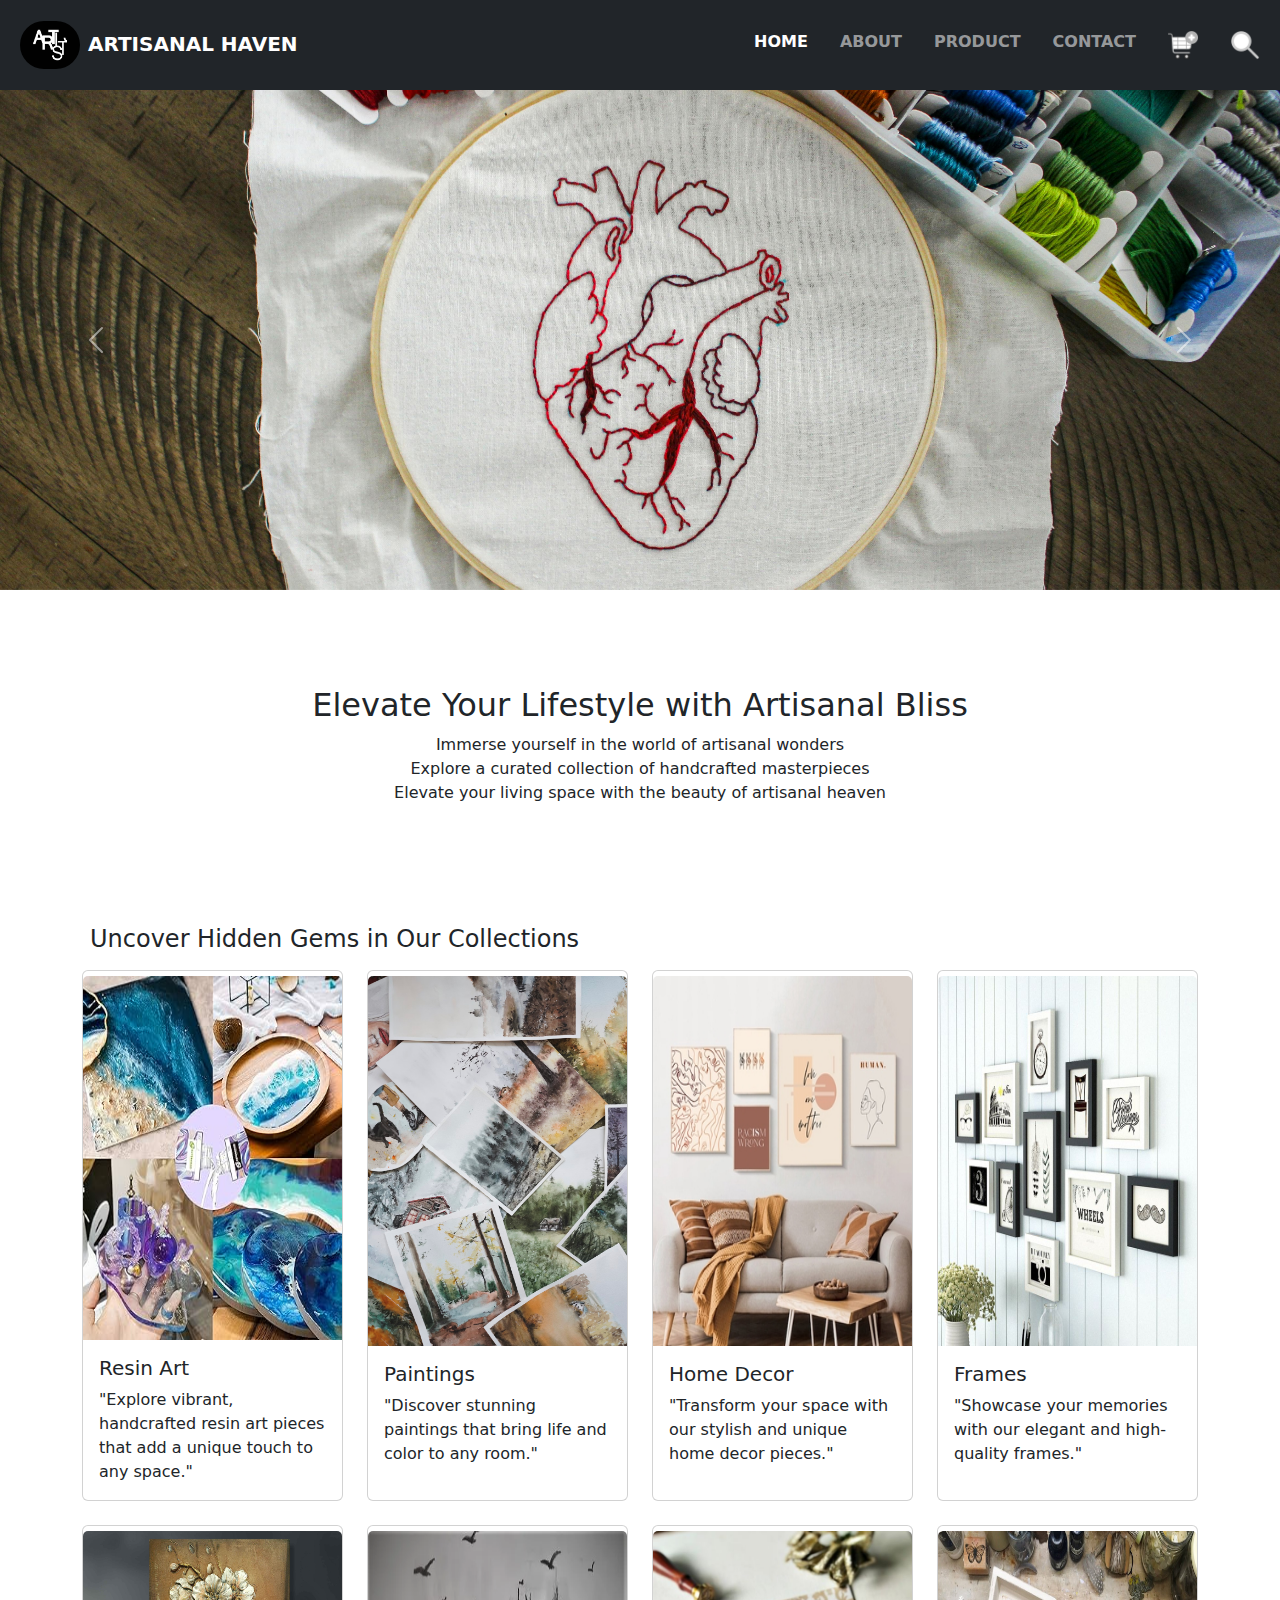
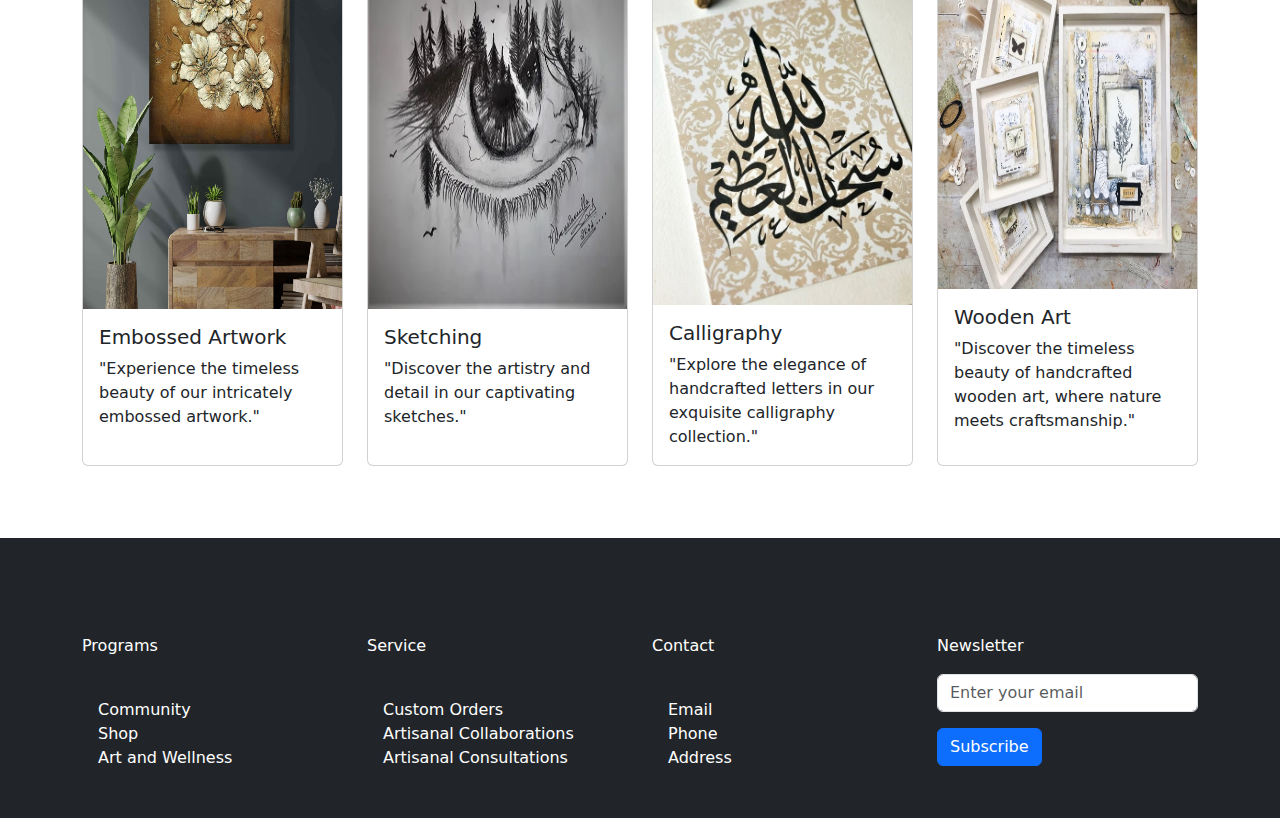
<file: index.html>
<!doctype html>
<html lang="en">

<head>
  <meta charset="utf-8">
  <meta name="viewport" content="width=device-width, initial-scale=1">
  <title>Artisanal haven</title>
  <link href="https://cdn.jsdelivr.net/npm/bootstrap@5.3.3/dist/css/bootstrap.min.css" rel="stylesheet"
    integrity="sha384-QWTKZyjpPEjISv5WaRU9OFeRpok6YctnYmDr5pNlyT2bRjXh0JMhjY6hW+ALEwIH" crossorigin="anonymous">
  <link rel="stylesheet" href="style.css">
  <style>
    .carousel-item img {
      height: 500px;
      object-fit: cover;
    }
  </style>
</head>

<body>
  <header>
    <nav class="navbar navbar-expand-lg navbar-dark bg-dark fw-bold">
      <div class="container-fluid">
        <a class="navbar-brand" href="#"><img src="assets/logo" alt="logo" width="60px" class="m-2 rounded-5">ARTISANAL
          HAVEN</a>
        <button class="navbar-toggler" type="button" data-bs-toggle="collapse" data-bs-target="#navbarNav"
          aria-controls="navbarNav" aria-expanded="false" aria-label="Toggle navigation">
          <span class="navbar-toggler-icon"></span>
        </button>
        <div class="collapse navbar-collapse" id="navbarNav">
          <ul class="navbar-nav ms-auto">
            <li class="nav-item">
              <a class="nav-link active" aria-current="page" href="#">HOME</a>
            </li>
            <li class="nav-item">
              <a class="nav-link" href="about.html" target="_blank">ABOUT</a>
            </li>
            <li class="nav-item">
              <a class="nav-link" href="product.html" target="_blank">PRODUCT</a>
            </li>
            <li class="nav-item">
              <a class="nav-link" href="contact.html" target="_blank">CONTACT</a>
            </li>
            <li class="nav-item">
              <a class="nav-link" href="#"><img src="assets/shopping-cart.png" alt="cart" width="30px"></a>
            </li>
            <li class="nav-item">
              <a class="nav-link" href="#"><img src="assets/search (1).png" alt="search" width="30px"></a>
            </li>
          </ul>
        </div>
      </div>
    </nav>
  </header>

  <div id="carouselExample" class="carousel slide" data-bs-ride="carousel">
    <div class="carousel-inner">
      <div class="carousel-item active">
        <img src="assets/carousel1.jpg" class="d-block w-100 img-fluid" alt="carousel image 1">
      </div>
      <div class="carousel-item">
        <img src="assets/carousel2.jpg" class="d-block w-100 img-fluid" alt="carousel image 2">
      </div>
      <div class="carousel-item">
        <img src="assets/carousel3.jpg" class="d-block w-100 img-fluid" alt="carousel image 3">
      </div>
    </div>
    <button class="carousel-control-prev" type="button" data-bs-target="#carouselExample" data-bs-slide="prev">
      <span class="carousel-control-prev-icon" aria-hidden="true"></span>
      <span class="visually-hidden">Previous</span>
    </button>
    <button class="carousel-control-next" type="button" data-bs-target="#carouselExample" data-bs-slide="next">
      <span class="carousel-control-next-icon" aria-hidden="true"></span>
      <span class="visually-hidden">Next</span>
    </button>
  </div>

  <div id="content" class="container my-5">
    <div class="container py-5">
      <h2 class="text-center">Elevate Your Lifestyle with Artisanal Bliss</h2>
      <p class="text-center">Immerse yourself in the world of artisanal wonders <br>
        Explore a curated collection of handcrafted masterpieces <br>
        Elevate your living space with the beauty of artisanal heaven</p>
    </div>

  </div>

  <div class="container my-5">
    <h4 class="p-2">Uncover Hidden Gems in Our Collections</h4>
    <div class="row">
      <div class="col-lg-3 col-md-6 col-sm-12 mb-4">
        <div class="card h-100">
          <img src="assets/resin all" class="card-img-top img-fluid" alt="resin art">
          <div class="card-body">
            <h5 class="card-title">Resin Art</h5>
            <p class="mb-0">"Explore vibrant, handcrafted resin art pieces that add a unique touch to any space."</p>
          </div>
        </div>
      </div>
      <div class="col-lg-3 col-md-6 col-sm-12 mb-4">
        <div class="card h-100">
          <img src="assets/paintings" class="card-img-top img-fluid" alt="paintings">
          <div class="card-body">
            <h5 class="card-title">Paintings</h5>
            <p class="mb-0">"Discover stunning paintings that bring life and color to any room."</p>
          </div>
        </div>
      </div>
      <div class="col-lg-3 col-md-6 col-sm-12 mb-4">
        <div class="card h-100">
        <img src="assets/home decor" class="card-img-top img-fluid" alt="home decor">
          <div class="card-body">
            <h5 class="card-title">Home Decor</h5>
            <p class="mb-0">"Transform your space with our stylish and unique home decor pieces."</p>
          </div>
        </div>
      </div>
      <div class="col-lg-3 col-md-6 col-sm-12 mb-4">
        <div class="card h-100">
          <img src="assets/frames" class="card-img-top img-fluid" alt="frames">
          <div class="card-body">
            <h5 class="card-title">Frames</h5>
            <p class="mb-0">"Showcase your memories with our elegant and high-quality frames."</p>
          </div>
        </div>
      </div>
      <div class="col-lg-3 col-md-6 col-sm-12 mb-4">
        <div class="card h-100">
          <img src="assets/embossed artwork" class="card-img-top img-fluid" alt="embossed artwork">
          <div class="card-body">
            <h5 class="card-title">Embossed Artwork</h5>
            <p class="mb-0">"Experience the timeless beauty of our intricately embossed artwork."</p>
          </div>
        </div>
      </div>
      <div class="col-lg-3 col-md-6 col-sm-12 mb-4">
        <div class="card h-100">
          <img src="assets/sketching" class="card-img-top img-fluid" alt="sketching">
          <div class="card-body">
            <h5 class="card-title">Sketching</h5>
            <p class="mb-0">"Discover the artistry and detail in our captivating sketches."</p>
          </div>
        </div>
      </div>
      <div class="col-lg-3 col-md-6 col-sm-12 mb-4">
        <div class="card h-100">
          <img src="assets/caligraphy" class="card-img-top img-fluid" alt="calligraphy">
          <div class="card-body">
            <h5 class="card-title">Calligraphy</h5>
            <p class="mb-0">"Explore the elegance of handcrafted letters in our exquisite calligraphy collection."</p>
          </div>
        </div>
      </div>
      <div class="col-lg-3 col-md-6 col-sm-12 mb-4">
        <div class="card h-100">
          <img src="assets/wooden art" class="card-img-top img-fluid" alt="wooden art">
          <div class="card-body">
            <h5 class="card-title">Wooden Art</h5>
            <p class="mb=0">"Discover the timeless beauty of handcrafted wooden art, where nature meets craftsmanship."
            </p>
          </div>
        </div>
      </div>
    </div>
  </div>
  <footer class="bg-dark p-5">
    <div class="container">
      <div class="row text-center">
        <div class="col-md-3 text-white text-start mt-5">
          <p>Programs</p>
          <ul class="list-unstyled">
            <li class="d-block">Community</li>
            <li class="d-block">Shop</li>
            <li class="d-block">Art and Wellness</li>
          </ul>
        </div>
        <div class="col-md-3 text-white text-start mt-5">
          <p>Service</p>
          <ul class="list-unstyled">
            <li class="d-block"> Custom Orders</li>
            <li class="d-block">Artisanal Collaborations</li>
            <li class="d-block"> Artisanal Consultations</li>
          </ul>
        </div>
        <div class="col-md-3 text-white text-start mt-5">
          <p>Contact</p>
          <ul class="list-unstyled">
            <li class="d-block">Email</li>
            <li class="d-block">Phone</li>
            <li class="d-block">Address</li>
          </ul>
        </div>
        <div class="col-md-3 text-white text-start mt-5">
          <p>Newsletter</p>
          <form>
            <div class="mb-3">
              <input type="email" class="form-control" placeholder="Enter your email">
            </div>
            <button type="submit" class="btn btn-primary">Subscribe</button>
          </form>
        </div>
      </div>
    </div>
  </footer>
  <script src="https://cdn.jsdelivr.net/npm/bootstrap@5.3.3/dist/js/bootstrap.bundle.min.js"
    integrity="sha384-YvpcrYf0tY3lHB60NNkmXc5s9fDVZLESaAA55NDzOxhy9GkcIdslK1eN7N6jIeHz"
    crossorigin="anonymous"></script>
</body>

</html>
</file>
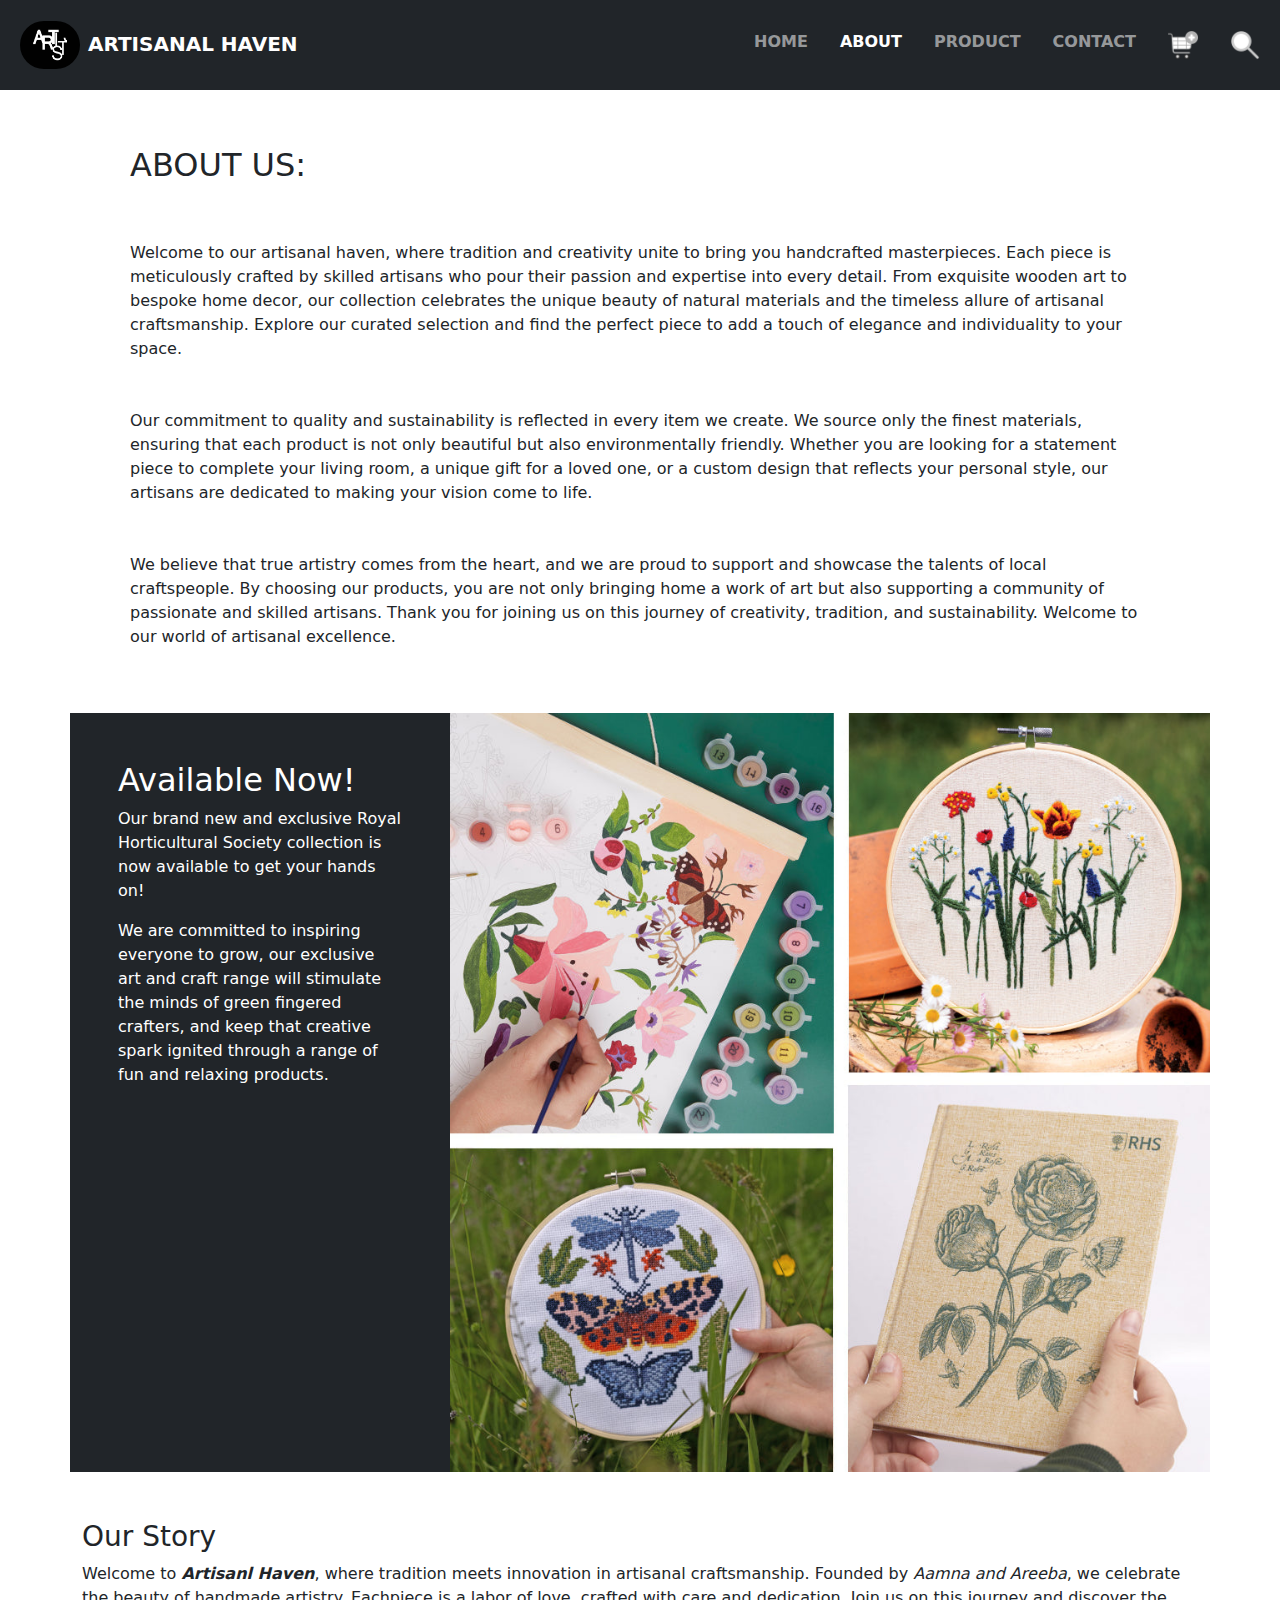
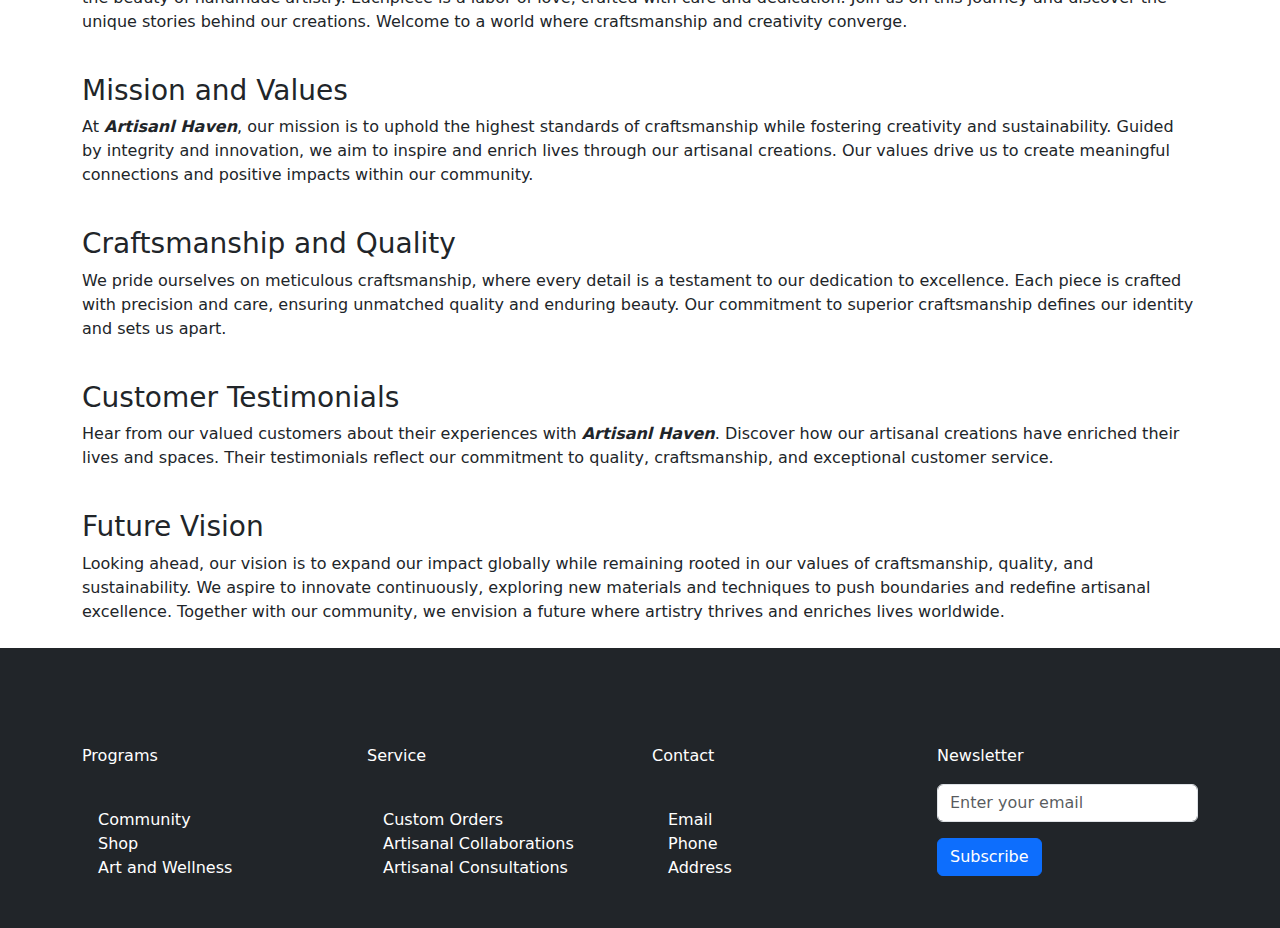
<file: about.html>
<!doctype html>
<html lang="en">

<head>
    <meta charset="utf-8">
    <meta name="viewport" content="width=device-width, initial-scale=1">
    <title>Artisanal haven-About</title>
    <link href="https://cdn.jsdelivr.net/npm/bootstrap@5.3.3/dist/css/bootstrap.min.css" rel="stylesheet"
        integrity="sha384-QWTKZyjpPEjISv5WaRU9OFeRpok6YctnYmDr5pNlyT2bRjXh0JMhjY6hW+ALEwIH" crossorigin="anonymous">
    <link rel="stylesheet" href="style.css">
</head>

<body>
    <header>
        <nav class="navbar navbar-expand-lg navbar-dark bg-dark fw-bold">
            <div class="container-fluid">
                <a class="navbar-brand" href="#"><img src="assets/logo" alt="logo" width="60px"
                        class="m-2 rounded-5">ARTISANAL
                    HAVEN</a>
                <button class="navbar-toggler" type="button" data-bs-toggle="collapse" data-bs-target="#navbarNav"
                    aria-controls="navbarNav" aria-expanded="false" aria-label="Toggle navigation">
                    <span class="navbar-toggler-icon"></span>
                </button>
                <div class="collapse navbar-collapse" id="navbarNav">
                    <ul class="navbar-nav ms-auto">
                        <li class="nav-item">
                            <a class="nav-link" href="index.html" target="_blank">HOME</a>
                        </li>
                        <li class="nav-item">
                            <a class="nav-link active" aria-current="page" href="#">ABOUT</a>
                        </li>
                        <li class="nav-item">
                            <a class="nav-link" href="product.html" target="_blank">PRODUCT</a>
                        </li>
                        <li class="nav-item">
                            <a class="nav-link" href="contact.html" target="_blank">CONTACT</a>
                        </li>
                        <li class="nav-item">
                            <a class="nav-link" href="#"><img src="assets/shopping-cart.png" alt="cart"
                                    width="30px"></a>
                        </li>
                        <li class="nav-item">
                            <a class="nav-link" href="#"><img src="assets/search (1).png" alt="search" width="30px"></a>
                        </li>
                    </ul>
                </div>
            </div>
        </nav>
    </header>

    <div id=content class="container-fluid my-2 ">
        <div class="container">
            <h2 class="p-5">ABOUT US:</h2>
            <p class="pb-2 px-5">Welcome to our artisanal haven, where tradition and creativity unite to bring you
                handcrafted
                masterpieces. Each piece is meticulously crafted by skilled artisans who pour their passion and
                expertise into every detail. From exquisite wooden art to bespoke home decor, our collection celebrates
                the unique beauty of natural materials and the timeless allure of artisanal craftsmanship. Explore our
                curated selection and find the perfect piece to add a touch of elegance and individuality to your space.
            </p>
            <br>
            <p class="pb-2 px-5"> Our commitment to quality and sustainability is reflected in every item we create. We
                source only the
                finest materials, ensuring that each product is not only beautiful but also environmentally friendly.
                Whether you are looking for a statement piece to complete your living room, a unique gift for a loved
                one, or a custom design that reflects your personal style, our artisans are dedicated to making your
                vision come to life.</p>
            <br>
            <p class="pb-5 px-5"> We believe that true artistry comes from the heart, and we are proud to support and
                showcase the talents
                of local craftspeople. By choosing our products, you are not only bringing home a work of art but also
                supporting a community of passionate and skilled artisans. Thank you for joining us on this journey of
                creativity, tradition, and sustainability. Welcome to our world of artisanal excellence.</p>

        </div>
    </div>
    <div class="container mb-4">
        <div class="row">
            <div class="col-lg-4 col-md-6 col-sm-12 p-0">

                <div class="bg-dark text-white h-100 w-100 p-5 ">
                    <h2>Available Now!</h2>
                    <p>
                        Our brand new and exclusive Royal Horticultural Society collection is now available to
                        get your hands on!

                    </p>
                    <p>We are committed to inspiring everyone to grow, our exclusive art and craft
                        range will
                        stimulate the minds of green fingered crafters, and keep that creative spark ignited
                        through a range of fun and relaxing products.</p>

                </div>

            </div>
            <div class="col-lg-8 col-md-6 col-sm-12 p-0">
                <img src="assets/About img.jpg" class="img-fluid  h-100" alt="">
            </div>
        </div>
    </div>

    <div class="container-fluid mb-4" id="content">
        <div class="container">
            <ul class="list-with-bullets">
                <li>
                    <h3>Our Story</h3>
                    <p>Welcome to <i><b>Artisanl Haven</b></i>, where tradition meets innovation in artisanal
                        craftsmanship.
                        Founded by <i>Aamna and Areeba</i>, we celebrate the beauty of handmade artistry.
                        Eachpiece is a labor of love, crafted with care and dedication. Join us on this journey and
                        discover the unique
                        stories behind our creations. Welcome to a world where craftsmanship and creativity converge.
                    </p>
                </li>
                <li>
                    <h3>Mission and Values</h3>
                    <p>At <i><b>Artisanl Haven</b></i>, our mission is to uphold the highest standards of craftsmanship
                        while
                        fostering creativity and sustainability. Guided by integrity and innovation, we aim to inspire
                        and enrich lives through our artisanal creations. Our values drive us to create meaningful
                        connections and positive impacts within our community.</p>
                </li>
                <li>
                    <h3>Craftsmanship and Quality</h3>
                    <p>We pride ourselves on meticulous craftsmanship, where every detail is a testament to our
                        dedication to excellence. Each piece is crafted with precision and care, ensuring unmatched
                        quality and enduring beauty. Our commitment to superior craftsmanship defines our identity and
                        sets us apart.</p>
                </li>
                <li>
                    <h3>Customer Testimonials</h3>
                    <p>Hear from our valued customers about their experiences with <i><b>Artisanl Haven</b></i>.
                        Discover how our
                        artisanal creations have enriched their lives and spaces. Their testimonials reflect our
                        commitment to quality, craftsmanship, and exceptional customer service.</p>
                </li>
                <li>
                    <h3>Future Vision</h3>
                    <p>Looking ahead, our vision is to expand our impact globally while remaining rooted in our values
                        of craftsmanship, quality, and sustainability. We aspire to innovate continuously, exploring new
                        materials and techniques to push boundaries and redefine artisanal excellence. Together with our
                        community, we envision a future where artistry thrives and enriches lives worldwide.</p>
                </li>
            </ul>
        </div>
    </div>

    <footer class="bg-dark p-5">
        <div class="container">
            <div class="row text-center">
                <div class="col-md-3 text-white text-start mt-5">
                    <p>Programs</p>
                    <ul class="list-unstyled">
                        <li class="d-block">Community</li>
                        <li class="d-block">Shop</li>
                        <li class="d-block">Art and Wellness</li>

                    </ul>
                </div>
                <div class="col-md-3 text-white text-start mt-5">
                    <p>Service</p>
                    <ul class="list-unstyled">
                        <li class="d-block"> Custom Orders</li>
                        <li class="d-block">Artisanal Collaborations</li>
                        <li class="d-block"> Artisanal Consultations</li>
                    </ul>
                </div>
                <div class="col-md-3 text-white text-start mt-5">
                    <p>Contact</p>
                    <ul class="list-unstyled">
                        <li class="d-block">Email</li>
                        <li class="d-block">Phone</li>
                        <li class="d-block">Address</li>
                    </ul>
                </div>
                <div class="col-md-3 text-white text-start mt-5">
                    <p>Newsletter</p>
                    <form>
                        <div class="mb-3">
                            <input type="email" class="form-control" placeholder="Enter your email">
                        </div>
                        <button type="submit" class="btn btn-primary">Subscribe</button>
                    </form>
                </div>
            </div>
        </div>
    </footer>

    <script src="https://cdn.jsdelivr.net/npm/bootstrap@5.3.3/dist/js/bootstrap.bundle.min.js"
        integrity="sha384-YvpcrYf0tY3lHB60NNkmXc5s9fDVZLESaAA55NDzOxhy9GkcIdslK1eN7N6jIeHz"
        crossorigin="anonymous"></script>
</body>

</html>
</file>
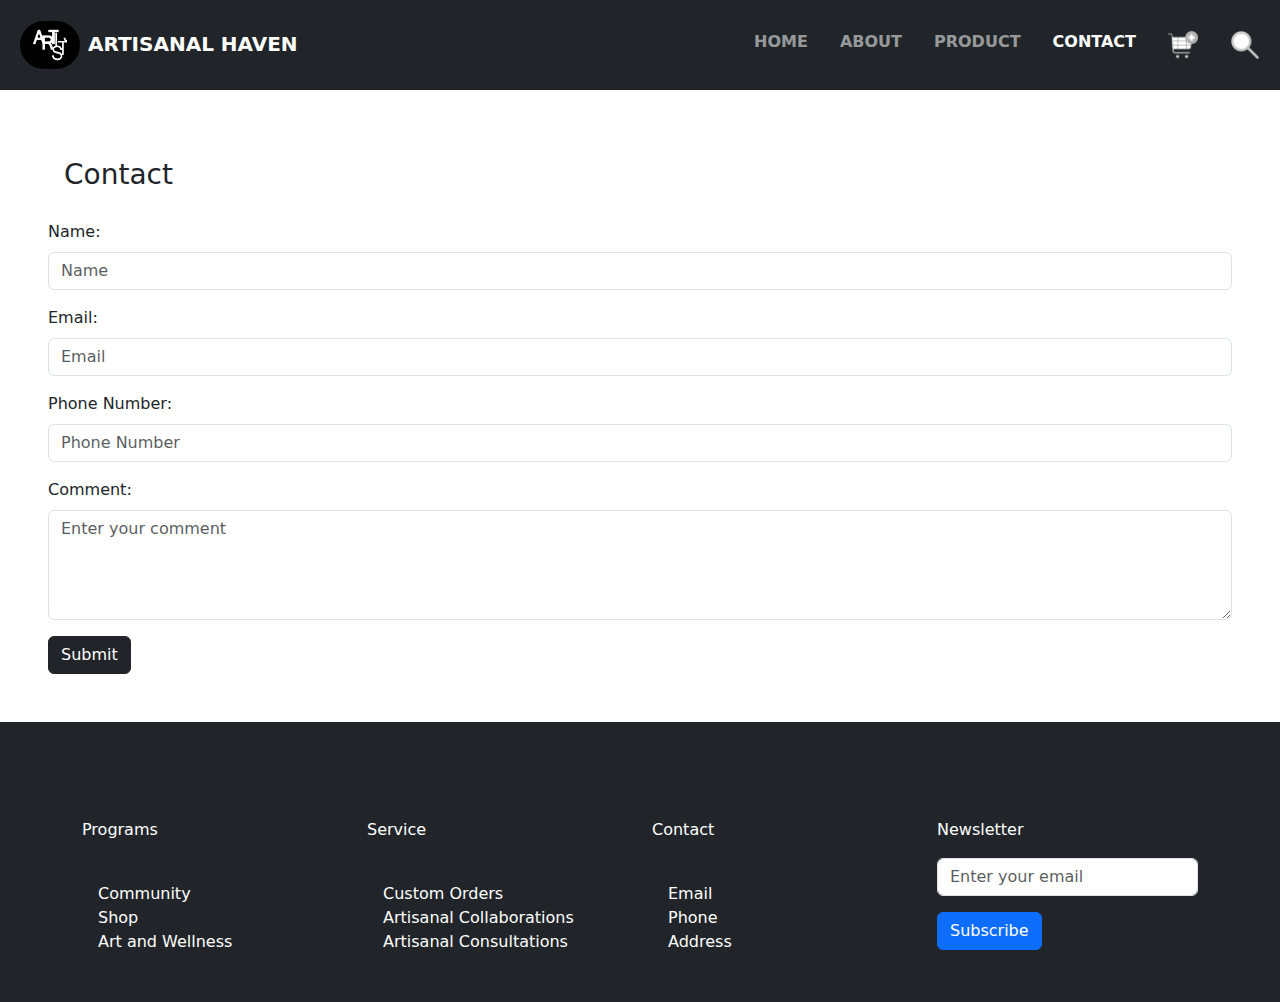
<file: contact.html>
<!doctype html>
<html lang="en">

<head>
    <meta charset="utf-8">
    <meta name="viewport" content="width=device-width, initial-scale=1">
    <title>Artisanal haven-Contact</title>
    <link href="https://cdn.jsdelivr.net/npm/bootstrap@5.3.3/dist/css/bootstrap.min.css" rel="stylesheet"
        integrity="sha384-QWTKZyjpPEjISv5WaRU9OFeRpok6YctnYmDr5pNlyT2bRjXh0JMhjY6hW+ALEwIH" crossorigin="anonymous">
    <link rel="stylesheet" href="style.css">
</head>

<body>
    <header>
        <nav class="navbar navbar-expand-lg navbar-dark bg-dark fw-bold">
            <div class="container-fluid">
                <a class="navbar-brand" href="#"><img src="assets/logo" alt="logo" width="60px"
                        class="m-2 rounded-5">ARTISANAL
                    HAVEN</a>
                <button class="navbar-toggler" type="button" data-bs-toggle="collapse" data-bs-target="#navbarNav"
                    aria-controls="navbarNav" aria-expanded="false" aria-label="Toggle navigation">
                    <span class="navbar-toggler-icon"></span>
                </button>
                <div class="collapse navbar-collapse" id="navbarNav">
                    <ul class="navbar-nav ms-auto">
                        <li class="nav-item">
                            <a class="nav-link" href="index.html" target="_blank">HOME</a>
                        </li>
                        <li class="nav-item">
                            <a class="nav-link" href="about.html" target="_blank">ABOUT</a>
                        </li>
                        <li class="nav-item">
                            <a class="nav-link" href="product.html" target="_blank">PRODUCT</a>
                        </li>
                        <li class="nav-item">
                            <a class="nav-link active" aria-current="page" href="#">CONTACT</a>
                        </li>
                        <li class="nav-item">
                            <a class="nav-link" href="#"><img src="assets/shopping-cart.png" alt="cart"
                                    width="30px"></a>
                        </li>
                        <li class="nav-item">
                            <a class="nav-link" href="#"><img src="assets/search (1).png" alt="search" width="30px"></a>
                        </li>
                    </ul>
                </div>
            </div>
        </nav>
    </header>
    <form>
        <fieldset class="p-5">
            <legend class="p-3 fs-3">Contact</legend>
            <div class="mb-3">
                <label for="exampleInputName" class="form-label">Name:</label>
                <input type="text" class="form-control" id="exampleInputName" name="name" placeholder="Name">
            </div>
            <div class="mb-3">
                <label for="exampleInputEmail" class="form-label">Email:</label>
                <input type="email" class="form-control" id="exampleInputEmail" name="email" placeholder="Email">
            </div>
            <div class="mb-3">
                <label for="exampleInputPhone" class="form-label">Phone Number:</label>
                <input type="tel" class="form-control" id="exampleInputPhone" name="phone" placeholder="Phone Number">
            </div>
            <div class="mb-3">
                <label for="exampleInputComment" class="form-label">Comment:</label>
                <textarea class="form-control" id="exampleInputComment" name="comment" placeholder="Enter your comment" rows="4"></textarea>
            </div>
            <button class="btn btn-dark">Submit</button>
        </fieldset>
    </form>
    <footer class="bg-dark p-5">
        <div class="container">
          <div class="row text-center">
            <div class="col-md-3 text-white text-start mt-5">
              <p>Programs</p>
              <ul class="list-unstyled">
                <li class="d-block">Community</li>
                <li class="d-block">Shop</li>
                <li class="d-block">Art and Wellness</li>
              </ul>
            </div>
            <div class="col-md-3 text-white text-start mt-5">
              <p>Service</p>
              <ul class="list-unstyled">
                <li class="d-block"> Custom Orders</li>
                <li class="d-block">Artisanal Collaborations</li>
                <li class="d-block"> Artisanal Consultations</li>
              </ul>
            </div>
            <div class="col-md-3 text-white text-start mt-5">
              <p>Contact</p>
              <ul class="list-unstyled">
                <li class="d-block">Email</li>
                <li class="d-block">Phone</li>
                <li class="d-block">Address</li>
              </ul>
            </div>
            <div class="col-md-3 text-white text-start mt-5">
              <p>Newsletter</p>
              <form>
                <div class="mb-3">
                  <input type="email" class="form-control" placeholder="Enter your email">
                </div>
                <button type="submit" class="btn btn-primary">Subscribe</button>
              </form>
            </div>
          </div>
        </div>
      </footer>
    
    <script src="https://cdn.jsdelivr.net/npm/bootstrap@5.3.3/dist/js/bootstrap.bundle.min.js"
        integrity="sha384-YvpcrYf0tY3lHB60NNkmXc5s9fDVZLESaAA55NDzOxhy9GkcIdslK1eN7N6jIeHz"
        crossorigin="anonymous"></script>
</body>

</html>
</file>
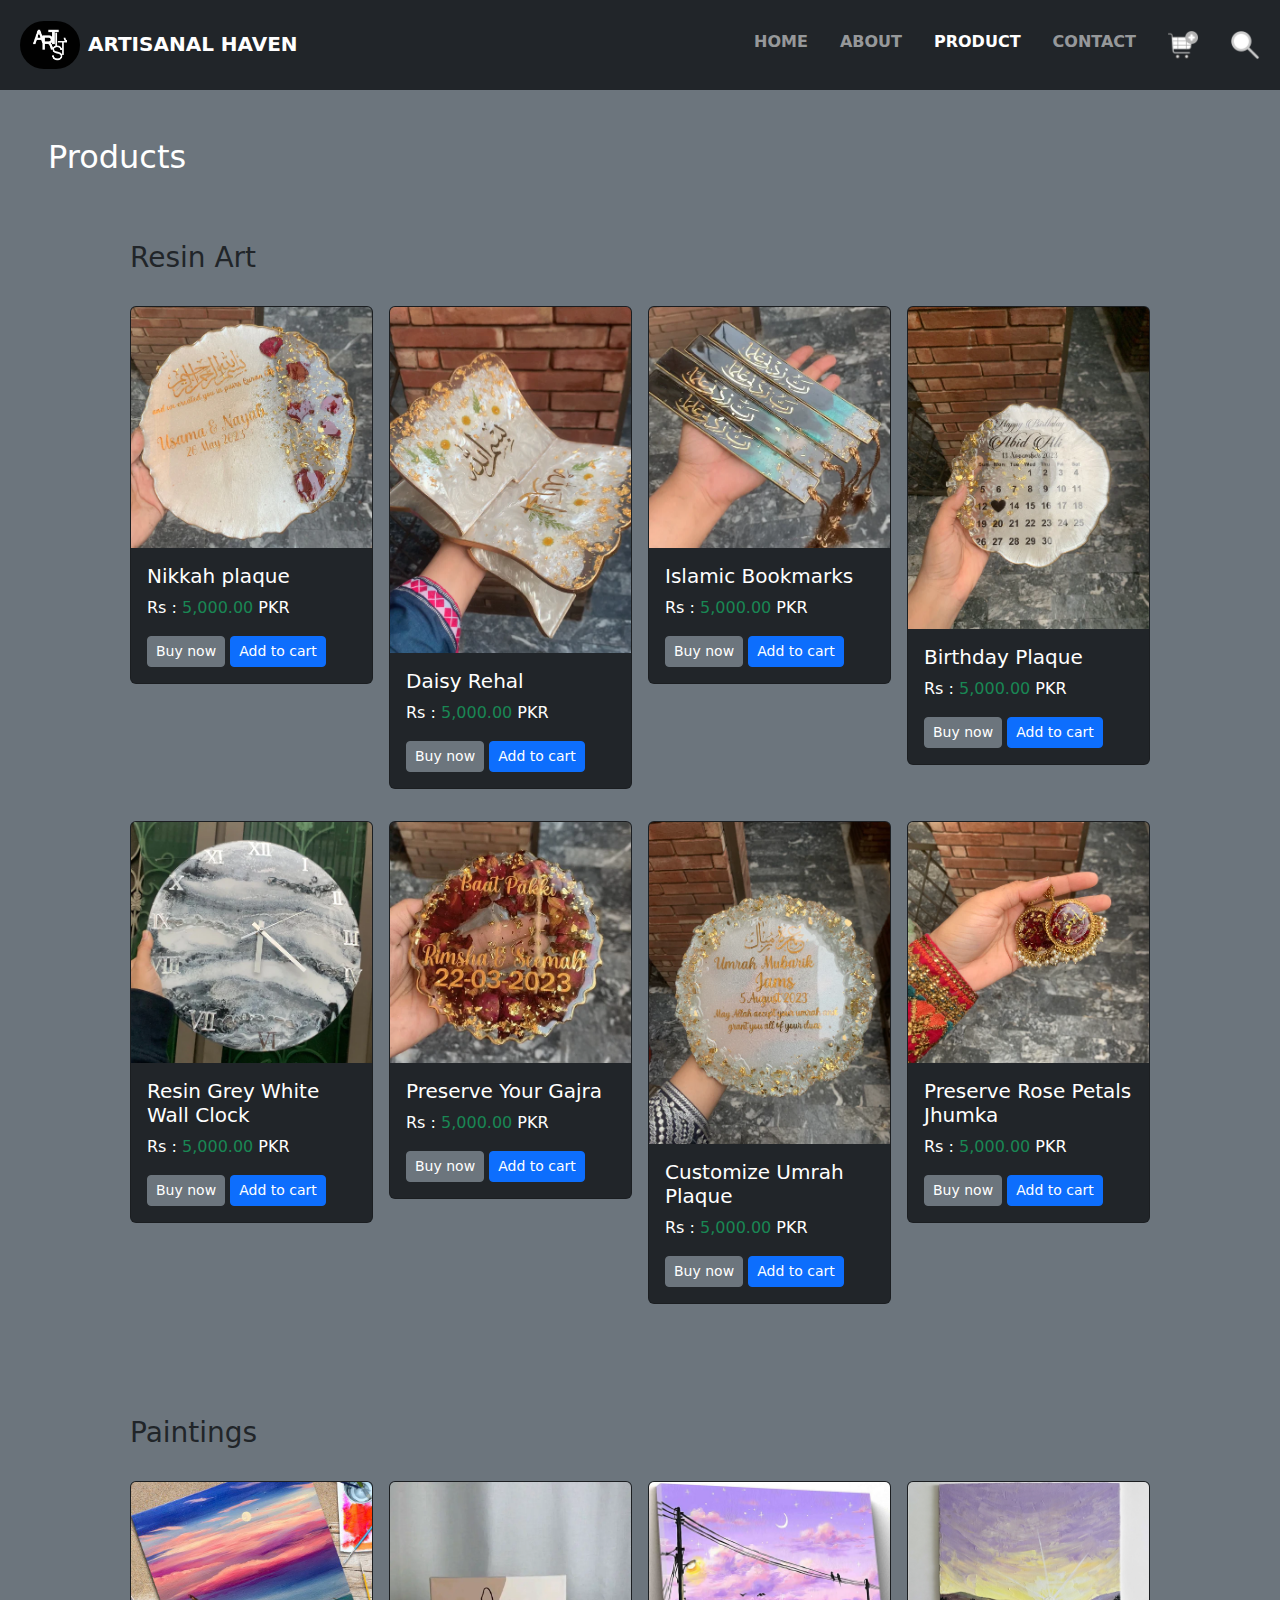
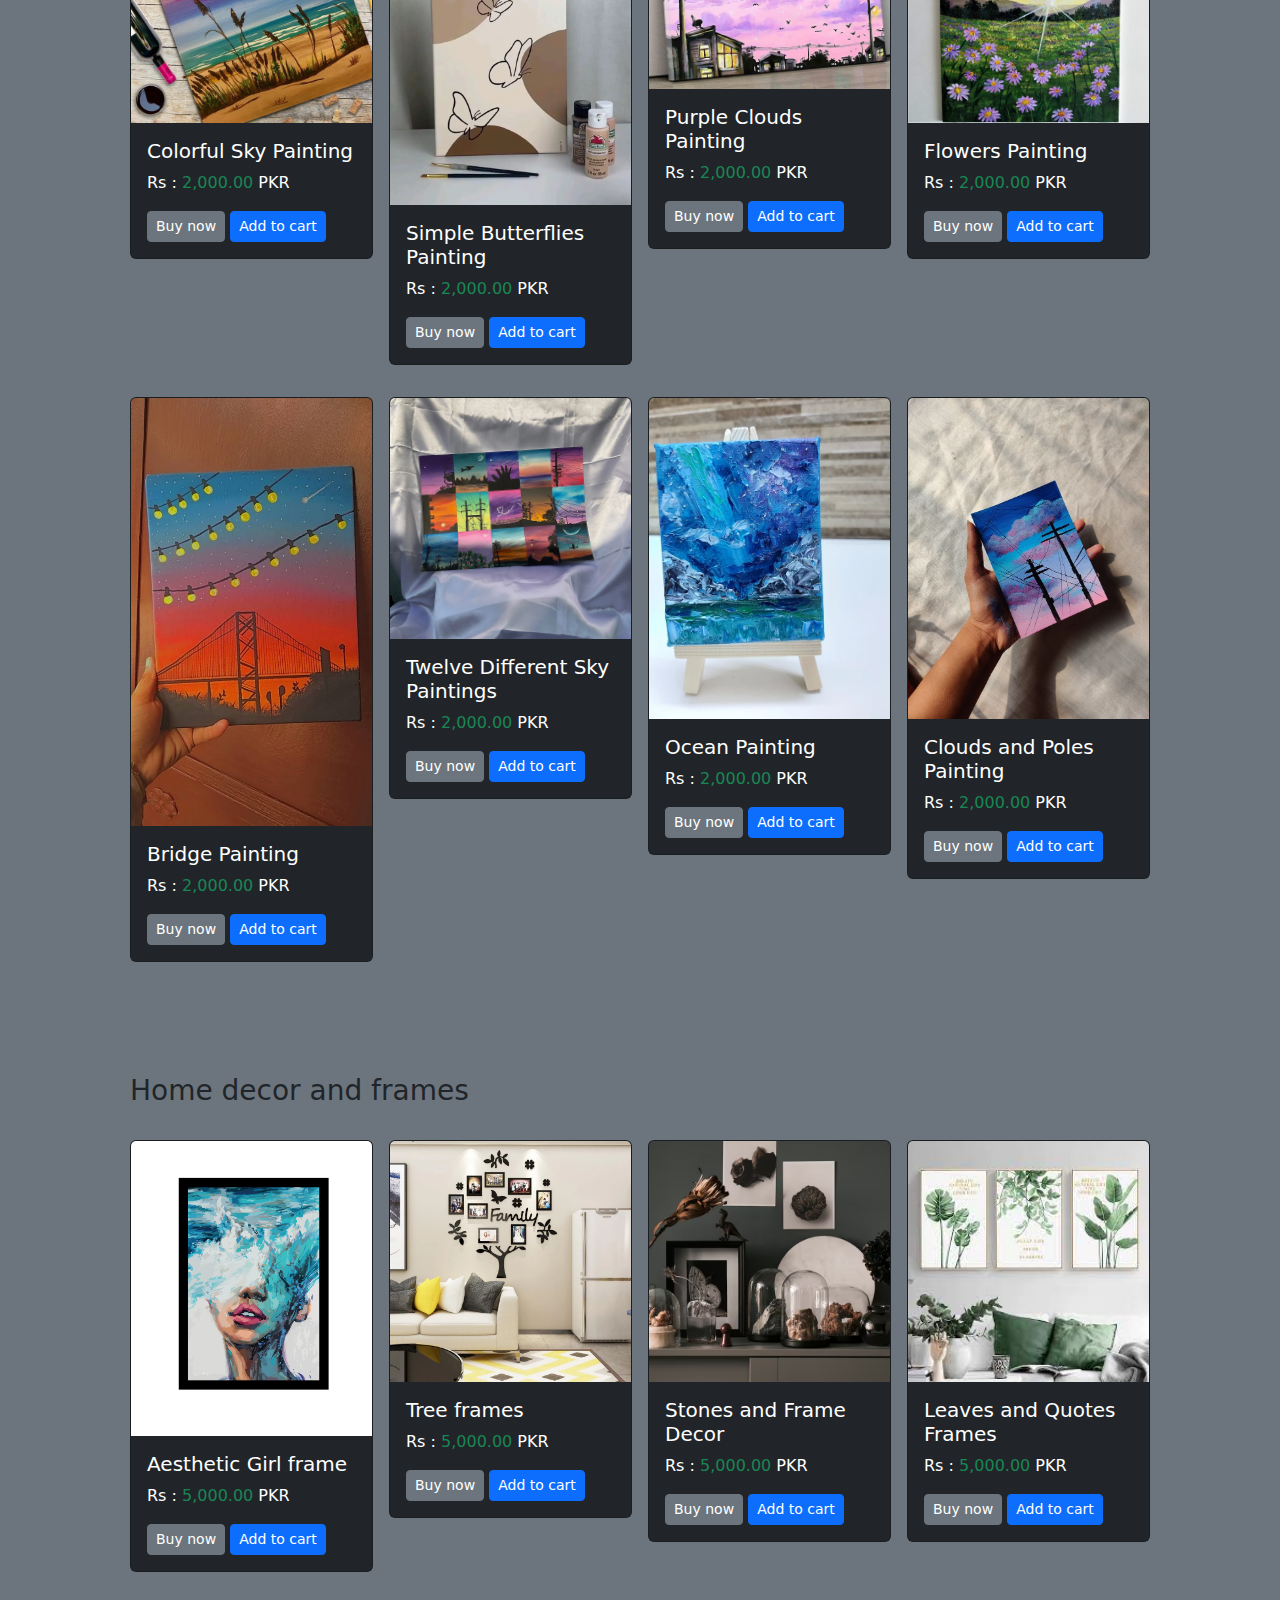
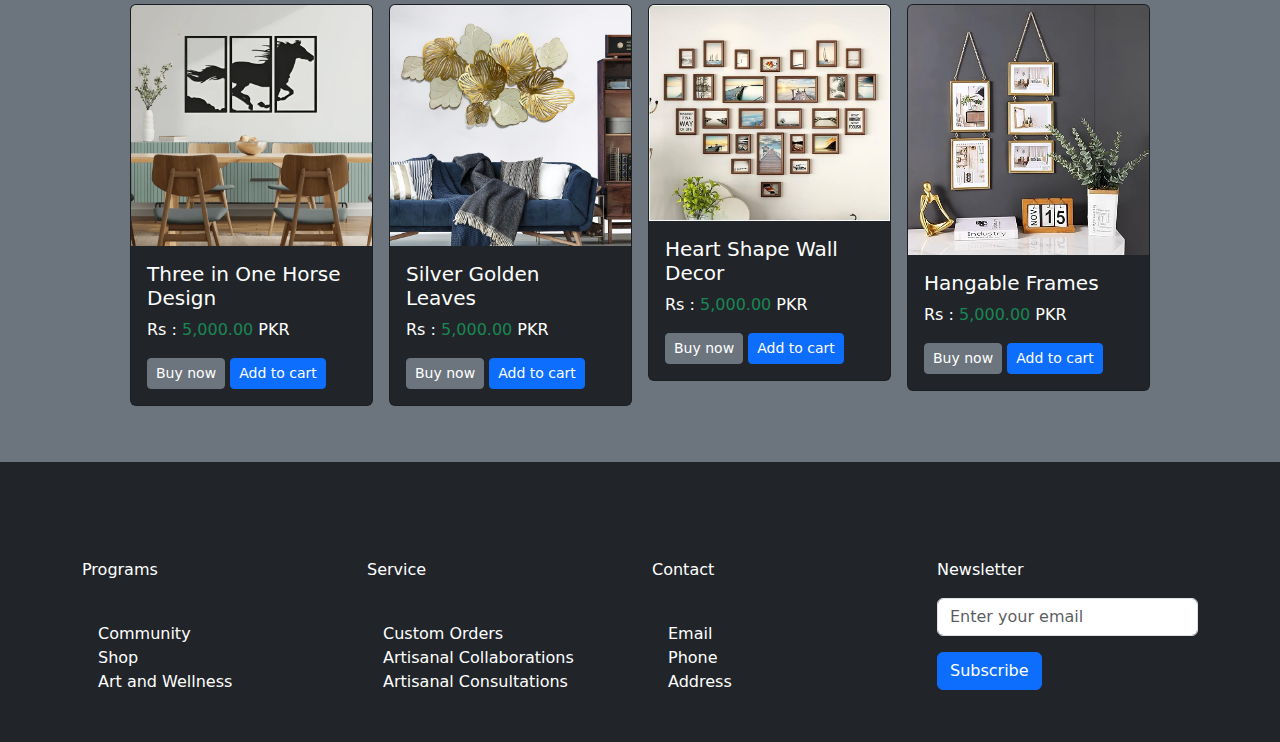
<file: product.html>
<!doctype html>
<html lang="en">

<head>
    <meta charset="utf-8">
    <meta name="viewport" content="width=device-width, initial-scale=1">
    <title>Artisanal haven-Product</title>
    <link href="https://cdn.jsdelivr.net/npm/bootstrap@5.3.3/dist/css/bootstrap.min.css" rel="stylesheet"
        integrity="sha384-QWTKZyjpPEjISv5WaRU9OFeRpok6YctnYmDr5pNlyT2bRjXh0JMhjY6hW+ALEwIH" crossorigin="anonymous">
    <link rel="stylesheet" href="style.css">
</head>

<body class="bg-secondary">
    <header>
        <nav class="navbar navbar-expand-lg navbar-dark bg-dark fw-bold">
            <div class="container-fluid">
                <a class="navbar-brand" href="#"><img src="assets/logo" alt="logo" width="60px"
                        class="m-2 rounded-5">ARTISANAL
                    HAVEN</a>
                <button class="navbar-toggler" type="button" data-bs-toggle="collapse" data-bs-target="#navbarNav"
                    aria-controls="navbarNav" aria-expanded="false" aria-label="Toggle navigation">
                    <span class="navbar-toggler-icon"></span>
                </button>
                <div class="collapse navbar-collapse" id="navbarNav">
                    <ul class="navbar-nav ms-auto">
                        <li class="nav-item">
                            <a class="nav-link" href="index.html" target="_blank">HOME</a>
                        </li>
                        <li class="nav-item">
                            <a class="nav-link" href="about.html" target="_blank">ABOUT</a>
                        </li>
                        <li class="nav-item">
                            <a class="nav-link active" aria-current="page" href="#">PRODUCT</a>
                        </li>
                        <li class="nav-item">
                            <a class="nav-link" href="contact.html" target="_blank">CONTACT</a>
                        </li>
                        <li class="nav-item">
                            <a class="nav-link" href="#"><img src="assets/shopping-cart.png" alt="cart"
                                    width="30px"></a>
                        </li>
                        <li class="nav-item">
                            <a class="nav-link" href="#"><img src="assets/search (1).png" alt="search" width="30px"></a>
                        </li>
                    </ul>
                </div>
            </div>
        </nav>
    </header>

    <h2 class="px-5 mt-5 text-white">Products</h2>
    <div class="container py-3 px-5 mb-4">
        
        <div class="row g-3 my-3 mx-1">
            <h3 class="py-2">Resin Art</h3>
            <div class="col-lg-3 col-md-6 col-sm-6">
                <div class="card bg-dark text-white">
                    <img src="assets/nikkah pallete" class="card-img-top mt-0" alt="...">
                    <div class="card-body">
                        <h5 class="card-title">Nikkah plaque</h5>
                        <p >Rs : <span class="text-success">5,000.00</span> PKR</p>
                        <div class="d-grid gap-2 d-lg-inline">
                        <button class="btn btn-secondary btn-sm">Buy now</button>
                        <button class="btn btn-primary btn-sm">Add to cart</button>
                    </div>
                    </div>
                </div>
            </div>
            <div class="col-lg-3 col-md-6 col-sm-6">
                <div class="card bg-dark text-white">
                    <img src="assets/rehal" class="card-img-top  mt-0" alt="...">
                    <div class="card-body">
                        <h5 class="card-title">Daisy Rehal</h5>
                        <p >Rs : <span class="text-success">5,000.00</span> PKR</p>
                        <div class="d-grid gap-2 d-lg-inline">
                        <button class="btn btn-secondary btn-sm">Buy now</button>
                        <button class="btn btn-primary btn-sm">Add to cart</button>
                    </div>
                    </div>
                </div>
            </div>
            <div class="col-lg-3 col-md-6 col-sm-6">
                <div class="card bg-dark text-white">
                    <img src="assets/resin-bookmrks" class="card-img-top mt-0" alt="...">
                    <div class="card-body">
                        <h5 class="card-title">Islamic Bookmarks </h5>
                        <p >Rs : <span class="text-success">5,000.00</span> PKR</p>
                        <div class="d-grid gap-2 d-lg-inline">
                        <button class="btn btn-secondary btn-sm">Buy now</button>
                        <button class="btn btn-primary btn-sm">Add to cart</button>
                    </div>
                    </div>
                </div>
            </div>
            <div class="col-lg-3 col-md-6">
                <div class="card bg-dark text-white">
                    <img src="assets/resin-birthday" class="card-img-top  mt-0" alt="...">
                    <div class="card-body">
                        <h5 class="card-title">Birthday Plaque</h5>
                        <p >Rs : <span class="text-success">5,000.00</span> PKR</p>
                        <div class="d-grid gap-2 d-lg-inline">
                        <button class="btn btn-secondary btn-sm">Buy now</button>
                        <button class="btn btn-primary btn-sm">Add to cart</button>
                    </div>
                    </div>
                </div>
            </div>
        </div>
        <div class="row g-3 my-3 mx-1">
            <div class="col-lg-3 col-md-6">
                <div class="card bg-dark text-white">
                    <img src="assets/resin-clock" class="card-img-top mt-0" alt="...">
                    <div class="card-body">
                        <h5 class="card-title">Resin Grey White Wall Clock</h5>
                        <p >Rs : <span class="text-success">5,000.00</span> PKR</p>
                        <div class="d-grid gap-2 d-lg-inline">
                        <button class="btn btn-secondary btn-sm">Buy now</button>
                        <button class="btn btn-primary btn-sm">Add to cart</button>
                    </div>
                    </div>
                </div>
            </div>
            <div class="col-lg-3 col-md-6">
                <div class="card bg-dark text-white">
                    <img src="assets/resin-gajra" class="card-img-top mt-0" alt="...">
                    <div class="card-body">
                        <h5 class="card-title">Preserve Your Gajra</h5>
                        <p >Rs : <span class="text-success">5,000.00</span> PKR</p>
                        <div class="d-grid gap-2 d-lg-inline">
                        <button class="btn btn-secondary btn-sm">Buy now</button>
                        <button class="btn btn-primary btn-sm">Add to cart</button>
                    </div>
                    </div>
                </div>
            </div>
            <div class="col-lg-3 col-md-6">
                <div class="card bg-dark text-white">
                    <img src="assets/resin-umrah" class="card-img-top  mt-0" alt="...">
                    <div class="card-body">
                        <h5 class="card-title">Customize Umrah Plaque</h5>
                        <p >Rs : <span class="text-success">5,000.00</span> PKR</p>
                        <div class="d-grid gap-2 d-lg-inline">
                        <button class="btn btn-secondary btn-sm">Buy now</button>
                        <button class="btn btn-primary btn-sm">Add to cart</button>
                    </div>
                    </div>
                </div>
            </div>
            <div class="col-lg-3 col-md-6">
                <div class="card bg-dark text-white">
                    <img src="assets/resin-jhumka" class="card-img-top mt-0" alt="...">
                    <div class="card-body">
                        <h5 class="card-title">Preserve Rose Petals Jhumka</h5>
                        <p >Rs : <span class="text-success">5,000.00</span> PKR</p>
                        <div class="d-grid gap-2 d-lg-inline">
                        <button class="btn btn-secondary btn-sm">Buy now</button>
                        <button class="btn btn-primary btn-sm">Add to cart</button>
                    </div>
                    </div>
                </div>
            </div>
        </div>
    </div>
    <div class="container py-3 px-5 mb-4 ">
        <div class="row g-3 my-3 mx-1">
            <h3 class="py-2">Paintings</h3>
            <div class="col-lg-3 col-md-6 col-sm-6">
                <div class="card bg-dark text-white">
                    <img src="assets/paint-beach" class="card-img-top mt-0" alt="...">
                    <div class="card-body">
                        <h5 class="card-title">Colorful Sky Painting</h5>
                        <p >Rs : <span class="text-success">2,000.00</span> PKR</p>
                        <div class="d-grid gap-2 d-lg-inline">
                        <button class="btn btn-secondary btn-sm">Buy now</button>
                        <button class="btn btn-primary btn-sm">Add to cart</button>
                    </div>
                    </div>
                </div>
            </div>
            <div class="col-lg-3 col-md-6 col-sm-6">
                <div class="card bg-dark text-white">
                    <img src="assets/paint-butterfly" class="card-img-top mt-0" alt="...">
                    <div class="card-body">
                        <h5 class="card-title">Simple Butterflies Painting</h5>
                        <p >Rs : <span class="text-success">2,000.00</span> PKR</p>
                        <div class="d-grid gap-2 d-lg-inline">
                        <button class="btn btn-secondary btn-sm">Buy now</button>
                        <button class="btn btn-primary btn-sm">Add to cart</button>
                    </div>
                    </div>
                </div>
            </div>
            <div class="col-lg-3 col-md-6 col-sm-6">
                <div class="card bg-dark text-white">
                    <img src="assets/paint-clouds" class="card-img-top mt-0" alt="...">
                    <div class="card-body">
                        <h5 class="card-title">Purple Clouds Painting</h5>
                       <p >Rs : <span class="text-success">2,000.00</span> PKR</p>
                        <div class="d-grid gap-2 d-lg-inline">
                            <button class="btn btn-secondary btn-sm">Buy now</button>
                            <button class="btn btn-primary btn-sm">Add to cart</button>
                        </div>
                    </div>
                </div>
            </div>
            <div class="col-lg-3 col-md-6">
                <div class="card bg-dark text-white">
                    <img src="assets/paint-flowers" class="card-img-top mt-0" alt="...">
                    <div class="card-body">
                        <h5 class="card-title">Flowers Painting</h5>
                        <p >Rs : <span class="text-success">2,000.00</span> PKR</p>
                        <div class="d-grid gap-2 d-lg-inline">
                        <button class="btn btn-secondary btn-sm">Buy now</button>
                        <button class="btn btn-primary btn-sm">Add to cart</button>
                    </div>
                    </div>
                </div>
            </div>
        </div>
        <div class="row g-3 my-3 mx-1">
            <div class="col-lg-3 col-md-6">
                <div class="card  bg-dark text-white">
                    <img src="assets/paint-lights" class="card-img-top mt-0" alt="...">
                    <div class="card-body">
                        <h5 class="card-title">Bridge Painting</h5>
                        <p >Rs : <span class="text-success">2,000.00</span> PKR</p>
                        <div class="d-grid gap-2 d-lg-inline">
                        <button class="btn btn-secondary btn-sm">Buy now</button>
                        <button class="btn btn-primary btn-sm">Add to cart</button>
                    </div>
                    </div>
                </div>
            </div>
            <div class="col-lg-3 col-md-6">
                <div class="card  bg-dark text-white">
                    <img src="assets/paint-mix" class="card-img-top mt-0" alt="...">
                    <div class="card-body">
                        <h5 class="card-title">Twelve Different Sky Paintings</h5>
                        <p >Rs : <span class="text-success">2,000.00</span> PKR</p>
                        <div class="d-grid gap-2 d-lg-inline">
                        <button class="btn btn-secondary btn-sm">Buy now</button>
                        <button class="btn btn-primary btn-sm">Add to cart</button>
                    </div>
                    </div>
                </div>
            </div>
            <div class="col-lg-3 col-md-6">
                <div class="card bg-dark text-white">
                    <img src="assets/paint-ocean" class="card-img-top mt-0" alt="...">
                    <div class="card-body">
                        <h5 class="card-title">Ocean Painting</h5>
                        <p >Rs : <span class="text-success">2,000.00</span> PKR</p>
                        <div class="d-grid gap-2 d-lg-inline">
                        <button class="btn btn-secondary btn-sm">Buy now</button>
                        <button class="btn btn-primary btn-sm">Add to cart</button>
                    </div>
                    </div>
                </div>
            </div>
            <div class="col-lg-3 col-md-6">
                <div class="card bg-dark text-white">
                    <img src="assets/paint-pole" class="card-img-top mt-0" alt="...">
                    <div class="card-body">
                        <h5 class="card-title">Clouds and Poles Painting</h5>
                        <p >Rs : <span class="text-success">2,000.00</span> PKR</p>
                        <div class="d-grid gap-2 d-lg-inline">
                        <button class="btn btn-secondary btn-sm">Buy now</button>
                        <button class="btn btn-primary btn-sm">Add to cart</button>
                    </div>
                    </div>
                </div>
            </div>
        </div>
    </div>
    <div class="container py-3 px-5 mb-4 ">
        
        <div class="row g-3 my-3 mx-1">
            <h3 class="py-2">Home decor and frames</h3>
            <div class="col-lg-3 col-md-6 col-sm-6">
                <div class="card  bg-dark text-white">
                    <img src="assets/painting-girl" class="card-img-top mt-0" alt="...">
                    <div class="card-body">
                        <h5 class="card-title">Aesthetic Girl frame</h5>
                        <p >Rs : <span class="text-success">5,000.00</span> PKR</p>
                        <div class="d-grid gap-2 d-lg-inline">
                        <button class="btn btn-secondary btn-sm">Buy now</button>
                        <button class="btn btn-primary btn-sm">Add to cart</button>
                    </div>
                    </div>
                </div>
            </div>
            <div class="col-lg-3 col-md-6 col-sm-6">
                <div class="card bg-dark text-white">
                    <img src="assets/decor-family" class="card-img-top mt-0" alt="...">
                    <div class="card-body">
                        <h5 class="card-title">Tree frames</h5>
                        <p >Rs : <span class="text-success">5,000.00</span> PKR</p>
                        <div class="d-grid gap-2 d-lg-inline">
                        <button class="btn btn-secondary btn-sm">Buy now</button>
                        <button class="btn btn-primary btn-sm">Add to cart</button>
                    </div>
                    </div>
                </div>
            </div>
            <div class="col-lg-3 col-md-6 col-sm-6">
                <div class="card bg-dark text-white">
                    <img src="assets/decor-stones" class="card-img-top mt-0" alt="...">
                    <div class="card-body">
                        <h5 class="card-title">Stones and Frame Decor</h5>
                        <p >Rs : <span class="text-success">5,000.00</span> PKR</p>
                        <div class="d-grid gap-2 d-lg-inline">
                        <button class="btn btn-secondary btn-sm">Buy now</button>
                        <button class="btn btn-primary btn-sm">Add to cart</button>
                    </div>
                    </div>
                </div>
            </div>
            <div class="col-lg-3 col-md-6">
                <div class="card bg-dark text-white">
                    <img src="assets/frames-leaves" class="card-img-top mt-0" alt="...">
                    <div class="card-body">
                        <h5 class="card-title">Leaves and Quotes Frames</h5>
                        <p >Rs : <span class="text-success">5,000.00</span> PKR</p>
                        <div class="d-grid gap-2 d-lg-inline">
                        <button class="btn btn-secondary btn-sm">Buy now</button>
                        <button class="btn btn-primary btn-sm">Add to cart</button>
                    </div>
                    </div>
                </div>
            </div>
        </div>
        <div class="row g-3 my-3 mx-1">
            <div class="col-lg-3 col-md-6">
                <div class="card bg-dark text-white ">
                    <img src="assets/frames-horse" class="card-img-top mt-0" alt="...">
                    <div class="card-body">
                        <h5 class="card-title">Three in One Horse Design</h5>
                        <p >Rs : <span class="text-success">5,000.00</span> PKR</p>
                        <div class="d-grid gap-2 d-lg-inline">
                        <button class="btn btn-secondary btn-sm">Buy now</button>
                        <button class="btn btn-primary btn-sm">Add to cart</button>
                    </div>
                    </div>
                </div>
            </div>
            <div class="col-lg-3 col-md-6">
                <div class="card bg-dark text-white">
                    <img src="assets/decor-room" class="card-img-top mt-0" alt="...">
                    <div class="card-body">
                        <h5 class="card-title">Silver Golden Leaves</h5>
                        <p >Rs : <span class="text-success">5,000.00</span> PKR</p>
                        <div class="d-grid gap-2 d-lg-inline">
                        <button class="btn btn-secondary btn-sm">Buy now</button>
                        <button class="btn btn-primary btn-sm">Add to cart</button>
                    </div>
                    </div>
                </div>
            </div>
            <div class="col-lg-3 col-md-6">
                <div class="card bg-dark text-white">
                    <img src="assets/decor-heart" class="card-img-top mt-0" alt="...">
                    <div class="card-body">
                        <h5 class="card-title">Heart Shape Wall Decor</h5>
                        <p >Rs : <span class="text-success">5,000.00</span> PKR</p>
                        <div class="d-grid gap-2 d-lg-inline">
                        <button class="btn btn-secondary btn-sm">Buy now</button>
                        <button class="btn btn-primary btn-sm">Add to cart</button>
                    </div>
                    </div>
                </div>
            </div>
            <div class="col-lg-3 col-md-6">
                <div class="card bg-dark text-white">
                    <img src="assets/frame-hang" class="card-img-top mt-0" alt="...">
                    <div class="card-body">
                        <h5 class="card-title">Hangable Frames</h5>
                        <p >Rs : <span class="text-success">5,000.00</span> PKR</p>
                        <div class="d-grid gap-2 d-lg-inline">
                        <button class="btn btn-secondary btn-sm">Buy now</button>
                        <button class="btn btn-primary btn-sm">Add to cart</button>
                    </div>
                    </div>
                </div>
            </div>
        </div>
    </div>

    <!-- <div class="container py-3 px-5 mb-4 ">
        
        <div class="row g-3 my-3 mx-1">
            <h3 class="py-2">Embosed Artwork</h3>
            <div class="col-lg-3 col-md-6 col-sm-6">
                <div class="card  bg-dark text-white">
                    <img src="assets/painting-girl" class="card-img-top mt-0" alt="...">
                    <div class="card-body">
                        <h5 class="card-title">Card title</h5>
                        <p >Rs : <span class="text-success">5,000.00</span> PKR</p>
                        <div class="d-grid gap-2 d-lg-inline">
                        <button class="btn btn-secondary btn-sm">Buy now</button>
                        <button class="btn btn-primary btn-sm">Add to cart</button>
                    </div>
                    </div>
                </div>
            </div>
            <div class="col-lg-3 col-md-6 col-sm-6">
                <div class="card bg-dark text-white">
                    <img src="assets/decor-family" class="card-img-top mt-0" alt="...">
                    <div class="card-body">
                        <h5 class="card-title">Card title</h5>
                        <p >Rs : <span class="text-success">5,000.00</span> PKR</p>
                        <div class="d-grid gap-2 d-lg-inline">
                        <button class="btn btn-secondary btn-sm">Buy now</button>
                        <button class="btn btn-primary btn-sm">Add to cart</button>
                    </div>
                    </div>
                </div>
            </div>
            <div class="col-lg-3 col-md-6 col-sm-6">
                <div class="card bg-dark text-white">
                    <img src="assets/decor-stones" class="card-img-top mt-0" alt="...">
                    <div class="card-body">
                        <h5 class="card-title">Card title</h5>
                        <p >Rs : <span class="text-success">5,000.00</span> PKR</p>
                        <div class="d-grid gap-2 d-lg-inline">
                        <button class="btn btn-secondary btn-sm">Buy now</button>
                        <button class="btn btn-primary btn-sm">Add to cart</button>
                    </div>
                    </div>
                </div>
            </div>
            <div class="col-lg-3 col-md-6">
                <div class="card bg-dark text-white">
                    <img src="assets/frames-leaves" class="card-img-top mt-0" alt="...">
                    <div class="card-body">
                        <h5 class="card-title">Card title</h5>
                        <p >Rs : <span class="text-success">5,000.00</span> PKR</p>
                        <div class="d-grid gap-2 d-lg-inline">
                        <button class="btn btn-secondary btn-sm">Buy now</button>
                        <button class="btn btn-primary btn-sm">Add to cart</button>
                    </div>
                    </div>
                </div>
            </div>
        </div>
        <div class="row g-3 my-3 mx-1">
            <div class="col-lg-3 col-md-6">
                <div class="card bg-dark text-white ">
                    <img src="assets/frames-horse" class="card-img-top mt-0" alt="...">
                    <div class="card-body">
                        <h5 class="card-title">Card title</h5>
                        <p >Rs : <span class="text-success">5,000.00</span> PKR</p>
                        <div class="d-grid gap-2 d-lg-inline">
                        <button class="btn btn-secondary btn-sm">Buy now</button>
                        <button class="btn btn-primary btn-sm">Add to cart</button>
                    </div>
                    </div>
                </div>
            </div>
            <div class="col-lg-3 col-md-6">
                <div class="card bg-dark text-white">
                    <img src="assets/decor-room" class="card-img-top mt-0" alt="...">
                    <div class="card-body">
                        <h5 class="card-title">Card title</h5>
                        <p >Rs : <span class="text-success">5,000.00</span> PKR</p>
                        <div class="d-grid gap-2 d-lg-inline">
                        <button class="btn btn-secondary btn-sm">Buy now</button>
                        <button class="btn btn-primary btn-sm">Add to cart</button>
                    </div>
                    </div>
                </div>
            </div>
            <div class="col-lg-3 col-md-6">
                <div class="card bg-dark text-white">
                    <img src="assets/decor-heart" class="card-img-top mt-0" alt="...">
                    <div class="card-body">
                        <h5 class="card-title">Card title</h5>
                        <p >Rs : <span class="text-success">5,000.00</span> PKR</p>
                        <div class="d-grid gap-2 d-lg-inline">
                        <button class="btn btn-secondary btn-sm">Buy now</button>
                        <button class="btn btn-primary btn-sm">Add to cart</button>
                    </div>
                    </div>
                </div>
            </div>
            <div class="col-lg-3 col-md-6">
                <div class="card bg-dark text-white">
                    <img src="assets/frame-hang" class="card-img-top mt-0" alt="...">
                    <div class="card-body">
                        <h5 class="card-title">Card title</h5>
                        <p >Rs : <span class="text-success">5,000.00</span> PKR</p>
                        <div class="d-grid gap-2 d-lg-inline">
                        <button class="btn btn-secondary btn-sm">Buy now</button>
                        <button class="btn btn-primary btn-sm">Add to cart</button>
                    </div>
                    </div>
                </div>
            </div>
        </div>
    </div> -->


    <footer class="bg-dark p-5">
        <div class="container">
            <div class="row text-center">
                <div class="col-md-3 text-white text-start mt-5">
                    <p>Programs</p>
                    <ul class="list-unstyled">
                        <li class="d-block">Community</li>
                        <li class="d-block">Shop</li>
                        <li class="d-block">Art and Wellness</li>
                    </ul>
                </div>
                <div class="col-md-3 text-white text-start mt-5">
                    <p>Service</p>
                    <ul class="list-unstyled">
                        <li class="d-block"> Custom Orders</li>
                        <li class="d-block">Artisanal Collaborations</li>
                        <li class="d-block"> Artisanal Consultations</li>
                    </ul>
                </div>
                <div class="col-md-3 text-white text-start mt-5">
                    <p>Contact</p>
                    <ul class="list-unstyled">
                        <li class="d-block">Email</li>
                        <li class="d-block">Phone</li>
                        <li class="d-block">Address</li>
                    </ul>
                </div>
                <div class="col-md-3 text-white text-start mt-5">
                    <p>Newsletter</p>
                    <form>
                        <div class="mb-3">
                            <input type="email" class="form-control" placeholder="Enter your email">
                        </div>
                        <button type="submit" class="btn btn-primary">Subscribe</button>
                    </form>
                </div>
            </div>
        </div>
    </footer>

    <script src="https://cdn.jsdelivr.net/npm/bootstrap@5.3.3/dist/js/bootstrap.bundle.min.js"
        integrity="sha384-YvpcrYf0tY3lHB60NNkmXc5s9fDVZLESaAA55NDzOxhy9GkcIdslK1eN7N6jIeHz"
        crossorigin="anonymous"></script>
</body>

</html>
</file>
<file: style.css>
/* header */
nav>a , li>a{
    text-decoration: none;
    display: inline;
    color: white;
}
ul,li{
    display: inline;
   margin-left: 16px;

}

.icons{
   margin-left: 420px;
}
/* home */
.carousel{
    height: 50%;
}
.card-img-top{
    height: 70%;
    margin-top: 5px;
}
</file>
